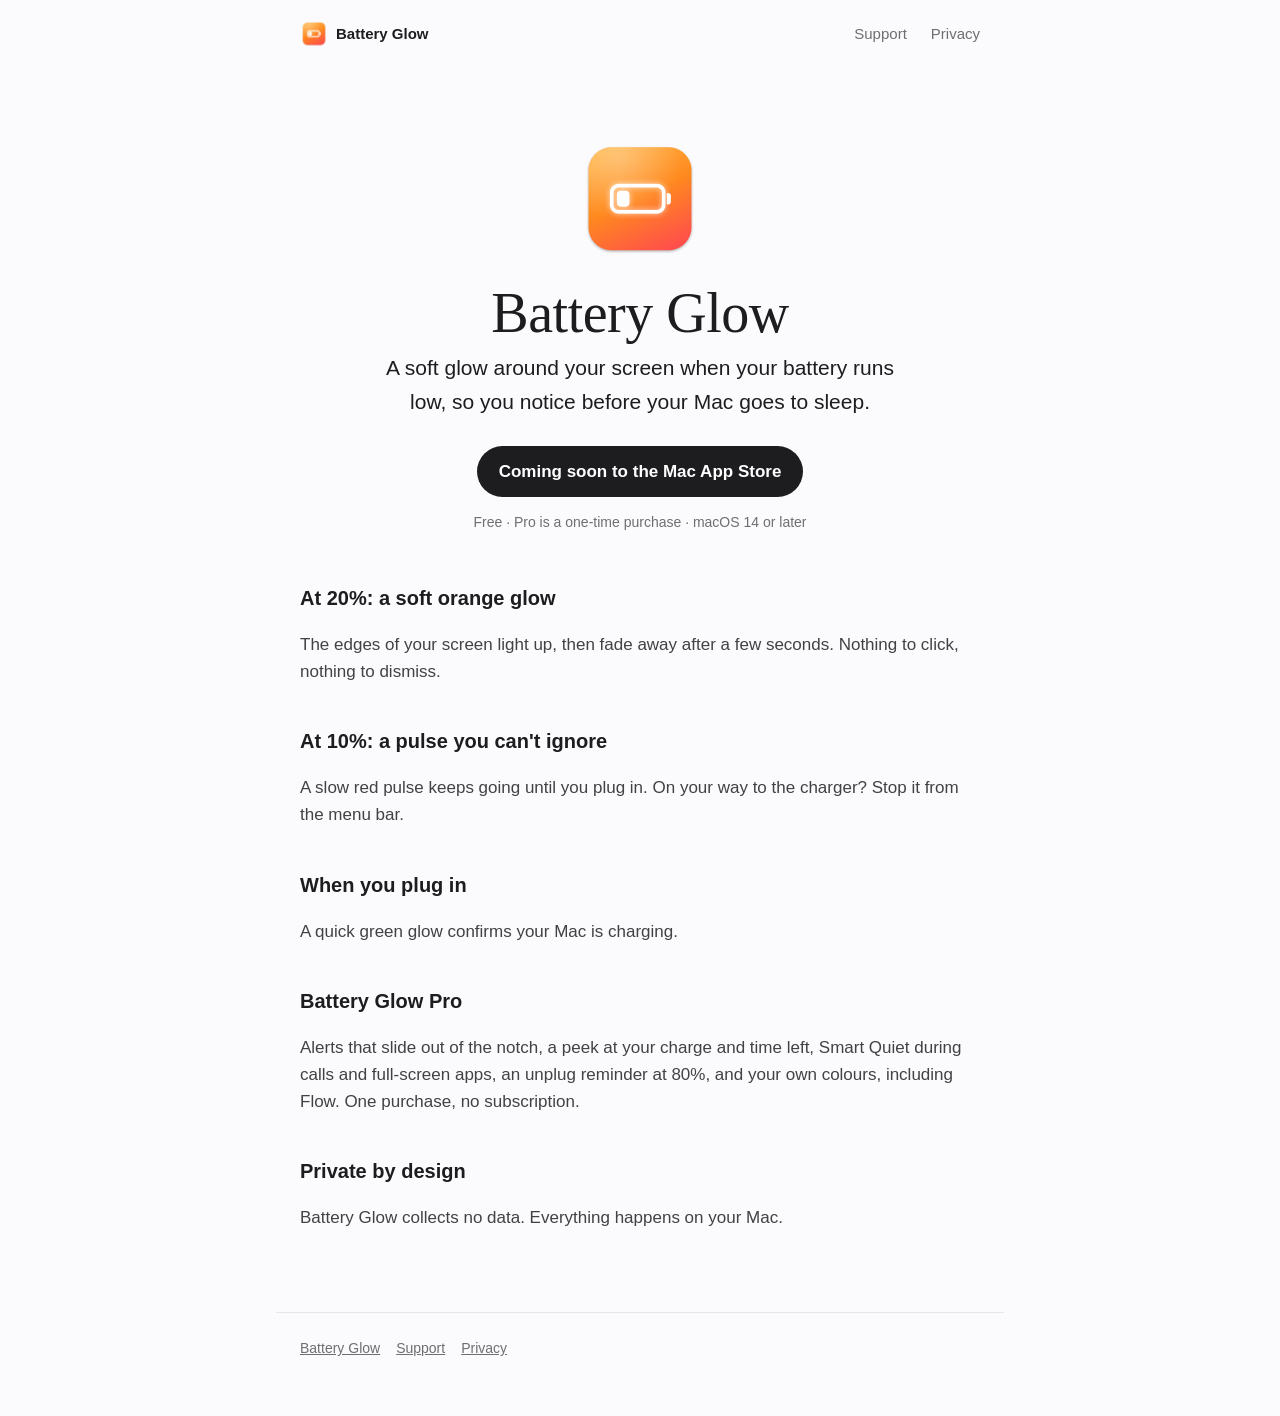
<file: index.html>
<!doctype html>
<html lang="en">
<head>
<meta charset="utf-8">
<meta name="viewport" content="width=device-width, initial-scale=1">
<title>Battery Glow · Low battery alerts you'll see</title>
<meta name="description" content="A soft glow around your Mac's screen when your battery runs low, so you notice before your Mac goes to sleep.">
<link rel="stylesheet" href="style.css">
<link rel="icon" href="icon.png">
</head>
<body>
<nav><a class="brand" href="./"><img src="icon.png" alt="">Battery Glow</a><a class="link" href="support.html">Support</a><a class="link" href="privacy.html">Privacy</a></nav>
<main>
  <div class="hero">
    <img src="icon.png" alt="Battery Glow app icon">
    <h1>Battery Glow</h1>
    <p class="lead">A soft glow around your screen when your battery runs low, so you notice before your Mac goes to sleep.</p>
    <!-- Once the app is live, link this to its App Store page (App Store Connect → App Information → View on App Store). -->
    <span class="button">Coming soon to the Mac App Store</span>
    <p class="note">Free · Pro is a one-time purchase · macOS 14 or later</p>
  </div>

  <div class="features">
    <h2>At 20%: a soft orange glow</h2>
    <p>The edges of your screen light up, then fade away after a few seconds. Nothing to click, nothing to dismiss.</p>
    <h2>At 10%: a pulse you can't ignore</h2>
    <p>A slow red pulse keeps going until you plug in. On your way to the charger? Stop it from the menu bar.</p>
    <h2>When you plug in</h2>
    <p>A quick green glow confirms your Mac is charging.</p>
    <h2>Battery Glow Pro</h2>
    <p>Alerts that slide out of the notch, a peek at your charge and time left, Smart Quiet during calls and full-screen apps, an unplug reminder at 80%, and your own colours, including Flow. One purchase, no subscription.</p>
    <h2>Private by design</h2>
    <p>Battery Glow collects no data. Everything happens on your Mac.</p>
  </div>
</main>
<footer><a href="./">Battery Glow</a><a href="support.html">Support</a><a href="privacy.html">Privacy</a></footer>
</body>
</html>
</file>
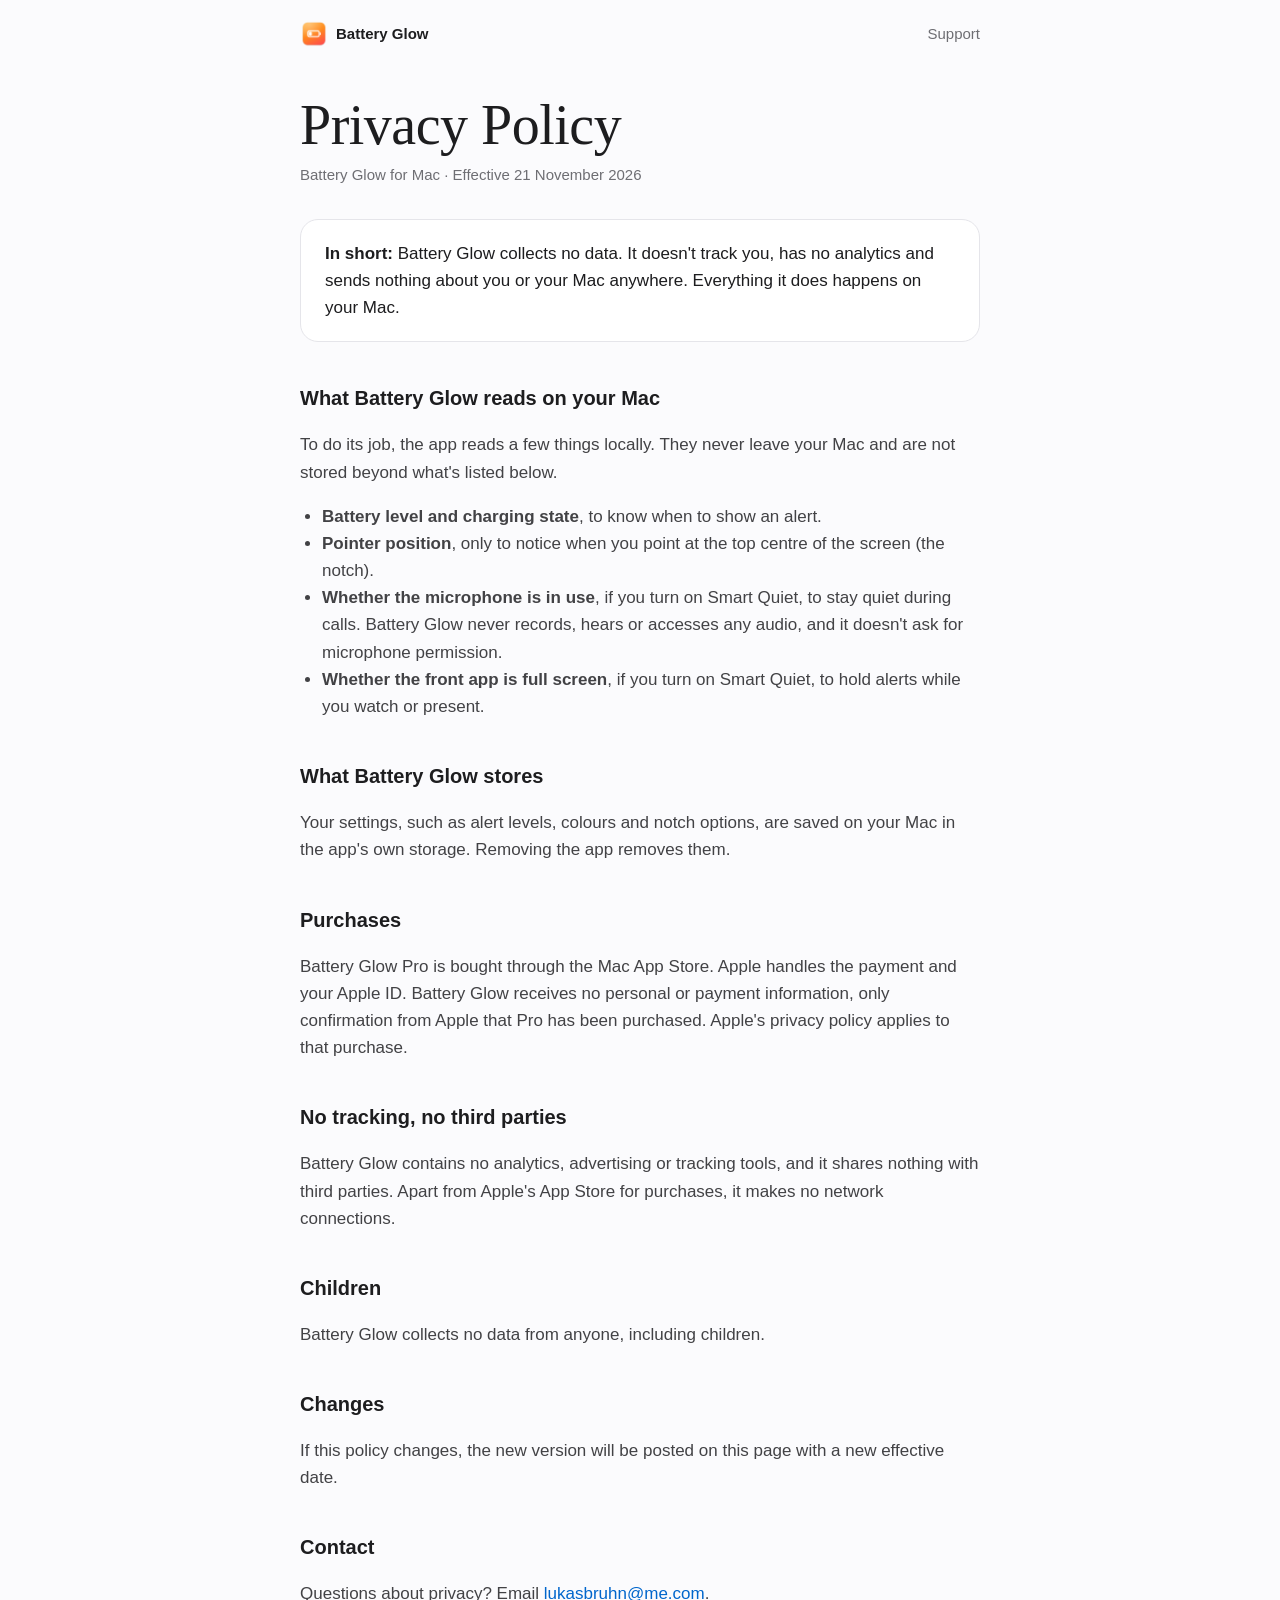
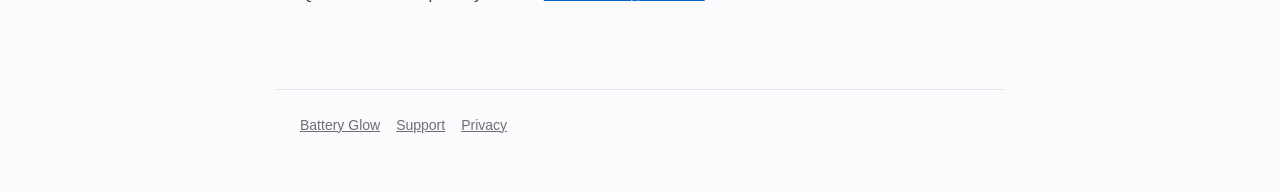
<file: privacy.html>
<!doctype html>
<html lang="en">
<head>
<meta charset="utf-8">
<meta name="viewport" content="width=device-width, initial-scale=1">
<title>Privacy Policy · Battery Glow</title>
<link rel="stylesheet" href="style.css">
<link rel="icon" href="icon.png">
</head>
<body>
<nav><a class="brand" href="./"><img src="icon.png" alt="">Battery Glow</a><a class="link" href="support.html">Support</a></nav>
<main>
  <h1>Privacy Policy</h1>
  <p class="date">Battery Glow for Mac · Effective 21 November 2026</p>

  <div class="summary">
    <p><strong>In short:</strong> Battery Glow collects no data. It doesn't track you, has no analytics and sends nothing about you or your Mac anywhere. Everything it does happens on your Mac.</p>
  </div>

  <h2>What Battery Glow reads on your Mac</h2>
  <p>To do its job, the app reads a few things locally. They never leave your Mac and are not stored beyond what's listed below.</p>
  <ul>
    <li><strong>Battery level and charging state</strong>, to know when to show an alert.</li>
    <li><strong>Pointer position</strong>, only to notice when you point at the top centre of the screen (the notch).</li>
    <li><strong>Whether the microphone is in use</strong>, if you turn on Smart Quiet, to stay quiet during calls. Battery Glow never records, hears or accesses any audio, and it doesn't ask for microphone permission.</li>
    <li><strong>Whether the front app is full screen</strong>, if you turn on Smart Quiet, to hold alerts while you watch or present.</li>
  </ul>

  <h2>What Battery Glow stores</h2>
  <p>Your settings, such as alert levels, colours and notch options, are saved on your Mac in the app's own storage. Removing the app removes them.</p>

  <h2>Purchases</h2>
  <p>Battery Glow Pro is bought through the Mac App Store. Apple handles the payment and your Apple ID. Battery Glow receives no personal or payment information, only confirmation from Apple that Pro has been purchased. Apple's privacy policy applies to that purchase.</p>

  <h2>No tracking, no third parties</h2>
  <p>Battery Glow contains no analytics, advertising or tracking tools, and it shares nothing with third parties. Apart from Apple's App Store for purchases, it makes no network connections.</p>

  <h2>Children</h2>
  <p>Battery Glow collects no data from anyone, including children.</p>

  <h2>Changes</h2>
  <p>If this policy changes, the new version will be posted on this page with a new effective date.</p>

  <h2>Contact</h2>
  <p>Questions about privacy? Email <a href="mailto:lukasbruhn@me.com">lukasbruhn@me.com</a>.</p>
</main>
<footer><a href="./">Battery Glow</a><a href="support.html">Support</a><a href="privacy.html">Privacy</a></footer>
</body>
</html>
</file>
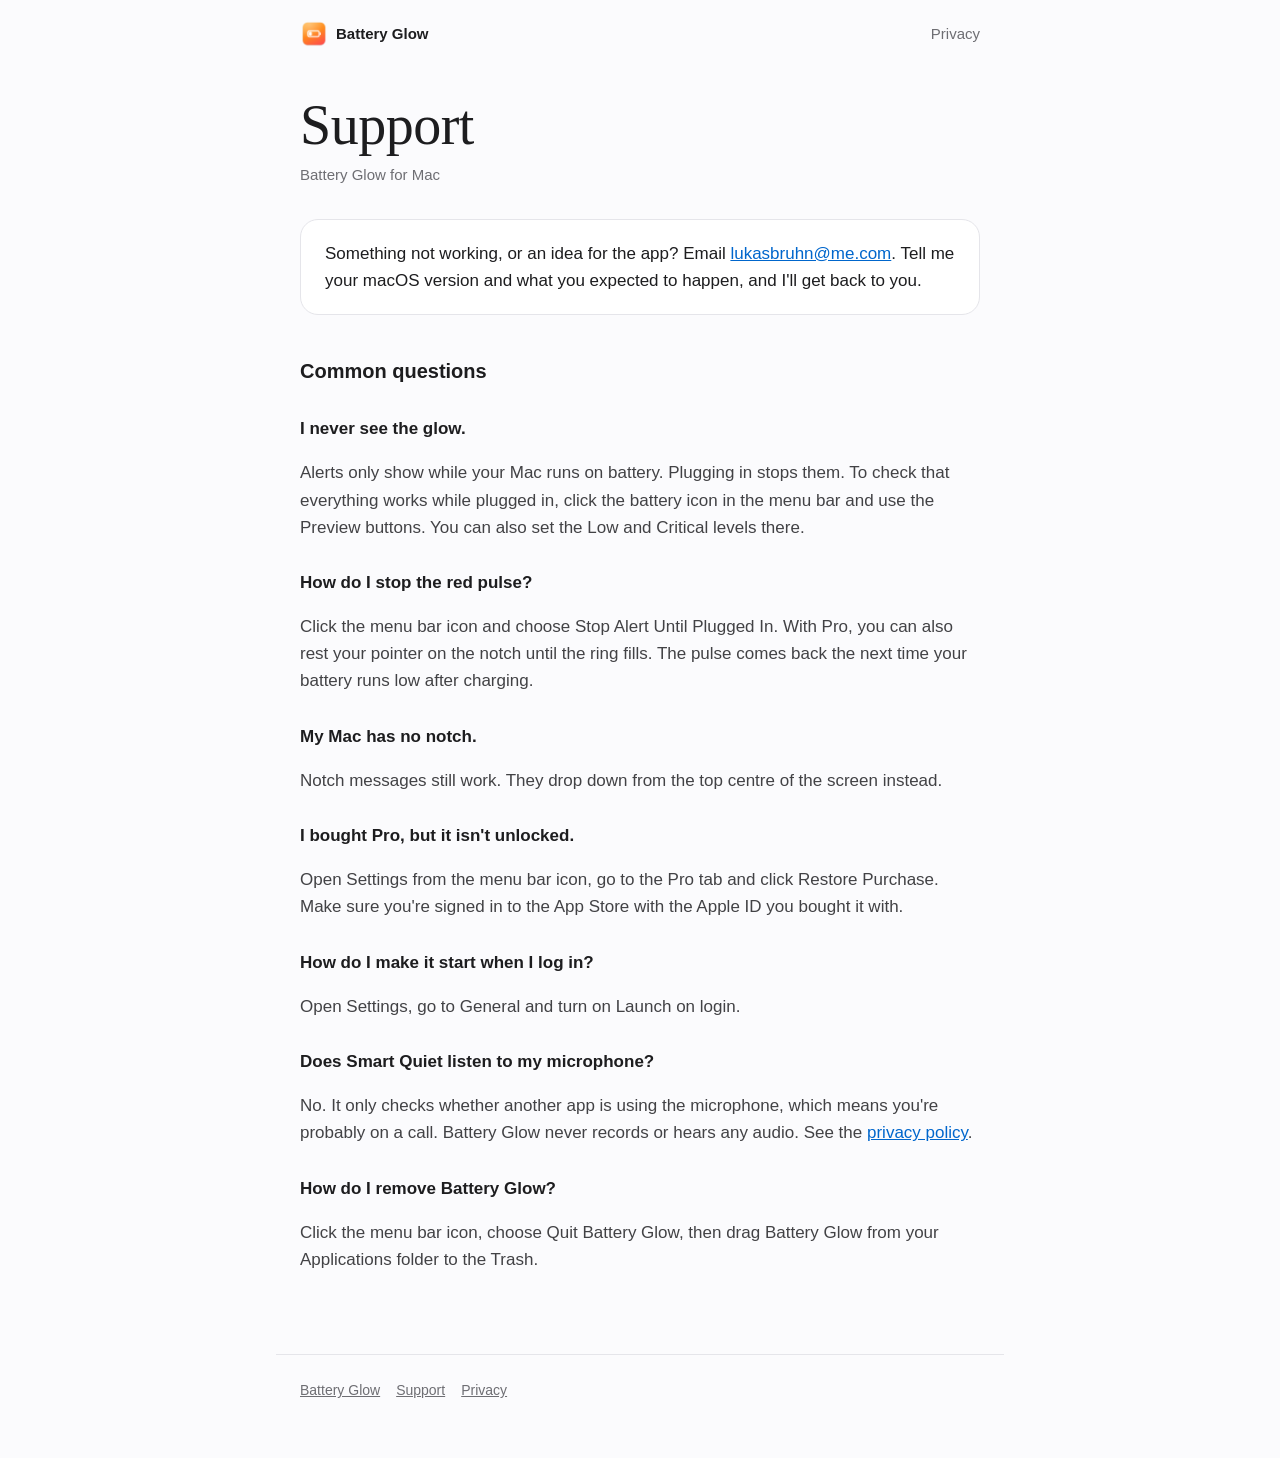
<file: support.html>
<!doctype html>
<html lang="en">
<head>
<meta charset="utf-8">
<meta name="viewport" content="width=device-width, initial-scale=1">
<title>Support · Battery Glow</title>
<link rel="stylesheet" href="style.css">
<link rel="icon" href="icon.png">
</head>
<body>
<nav><a class="brand" href="./"><img src="icon.png" alt="">Battery Glow</a><a class="link" href="privacy.html">Privacy</a></nav>
<main>
  <h1>Support</h1>
  <p class="date">Battery Glow for Mac</p>

  <div class="summary">
    <p>Something not working, or an idea for the app? Email <a href="mailto:lukasbruhn@me.com">lukasbruhn@me.com</a>. Tell me your macOS version and what you expected to happen, and I'll get back to you.</p>
  </div>

  <h2>Common questions</h2>

  <h3>I never see the glow.</h3>
  <p>Alerts only show while your Mac runs on battery. Plugging in stops them. To check that everything works while plugged in, click the battery icon in the menu bar and use the Preview buttons. You can also set the Low and Critical levels there.</p>

  <h3>How do I stop the red pulse?</h3>
  <p>Click the menu bar icon and choose Stop Alert Until Plugged In. With Pro, you can also rest your pointer on the notch until the ring fills. The pulse comes back the next time your battery runs low after charging.</p>

  <h3>My Mac has no notch.</h3>
  <p>Notch messages still work. They drop down from the top centre of the screen instead.</p>

  <h3>I bought Pro, but it isn't unlocked.</h3>
  <p>Open Settings from the menu bar icon, go to the Pro tab and click Restore Purchase. Make sure you're signed in to the App Store with the Apple ID you bought it with.</p>

  <h3>How do I make it start when I log in?</h3>
  <p>Open Settings, go to General and turn on Launch on login.</p>

  <h3>Does Smart Quiet listen to my microphone?</h3>
  <p>No. It only checks whether another app is using the microphone, which means you're probably on a call. Battery Glow never records or hears any audio. See the <a href="privacy.html">privacy policy</a>.</p>

  <h3>How do I remove Battery Glow?</h3>
  <p>Click the menu bar icon, choose Quit Battery Glow, then drag Battery Glow from your Applications folder to the Trash.</p>
</main>
<footer><a href="./">Battery Glow</a><a href="support.html">Support</a><a href="privacy.html">Privacy</a></footer>
</body>
</html>
</file>
<file: style.css>
/* Shared by every page. System fonts only, so the site loads nothing from other sites. */
:root { color-scheme: light dark; }
body { margin: 0; background: #fbfbfd; color: #1d1d1f; font: 17px/1.6 -apple-system, BlinkMacSystemFont, "Helvetica Neue", Arial, sans-serif; }
main { max-width: 680px; margin: 0 auto; padding: 48px 24px 64px; }
h1 { margin: 0 0 8px; font: 400 clamp(40px, 7vw, 56px)/1.05 "New York", Georgia, "Times New Roman", serif; letter-spacing: -0.5px; }
h2 { margin: 40px 0 8px; font-size: 20px; font-weight: 600; }
h3 { margin: 28px 0 4px; font-size: 17px; font-weight: 600; }
p, li { color: #424245; }
ul { padding-left: 22px; }
a { color: #0066cc; }
.date { margin: 0 0 32px; color: #6e6e73; font-size: 15px; }
.summary { padding: 20px 24px; border-radius: 18px; background: #fff; border: 1px solid #e5e5ea; }
.summary p { margin: 0; color: #1d1d1f; }

nav { max-width: 680px; margin: 0 auto; padding: 20px 24px 0; display: flex; align-items: center; gap: 10px; font-size: 15px; }
nav a { color: inherit; text-decoration: none; }
nav img { width: 28px; height: 28px; }
nav .brand { display: flex; align-items: center; gap: 8px; font-weight: 600; margin-right: auto; }
nav .link { color: #6e6e73; margin-left: 14px; }
footer { max-width: 680px; margin: 0 auto; padding: 24px 24px 56px; border-top: 1px solid #e5e5ea; color: #6e6e73; font-size: 14px; }
footer a { color: inherit; margin-right: 16px; }

.hero { text-align: center; padding-top: 40px; }
.hero img { width: 128px; height: 128px; }
.hero h1 { margin-top: 12px; }
.hero .lead { font-size: 21px; color: #1d1d1f; margin: 0 auto 28px; max-width: 520px; }
.button { display: inline-block; padding: 12px 22px; border-radius: 980px; background: #1d1d1f; color: #fff; font-weight: 600; text-decoration: none; }
.note { font-size: 14px; color: #6e6e73; }
.features { text-align: left; margin-top: 48px; }

@media (prefers-color-scheme: dark) {
  body { background: #000; color: #f5f5f7; }
  p, li { color: #c7c7cc; }
  a { color: #64d2ff; }
  .date, .note, nav .link, footer { color: #98989d; }
  .summary { background: #1c1c1e; border-color: #38383a; }
  .summary p, .hero .lead { color: #f5f5f7; }
  footer { border-color: #38383a; }
  .button { background: #f5f5f7; color: #000; }
}
</file>
